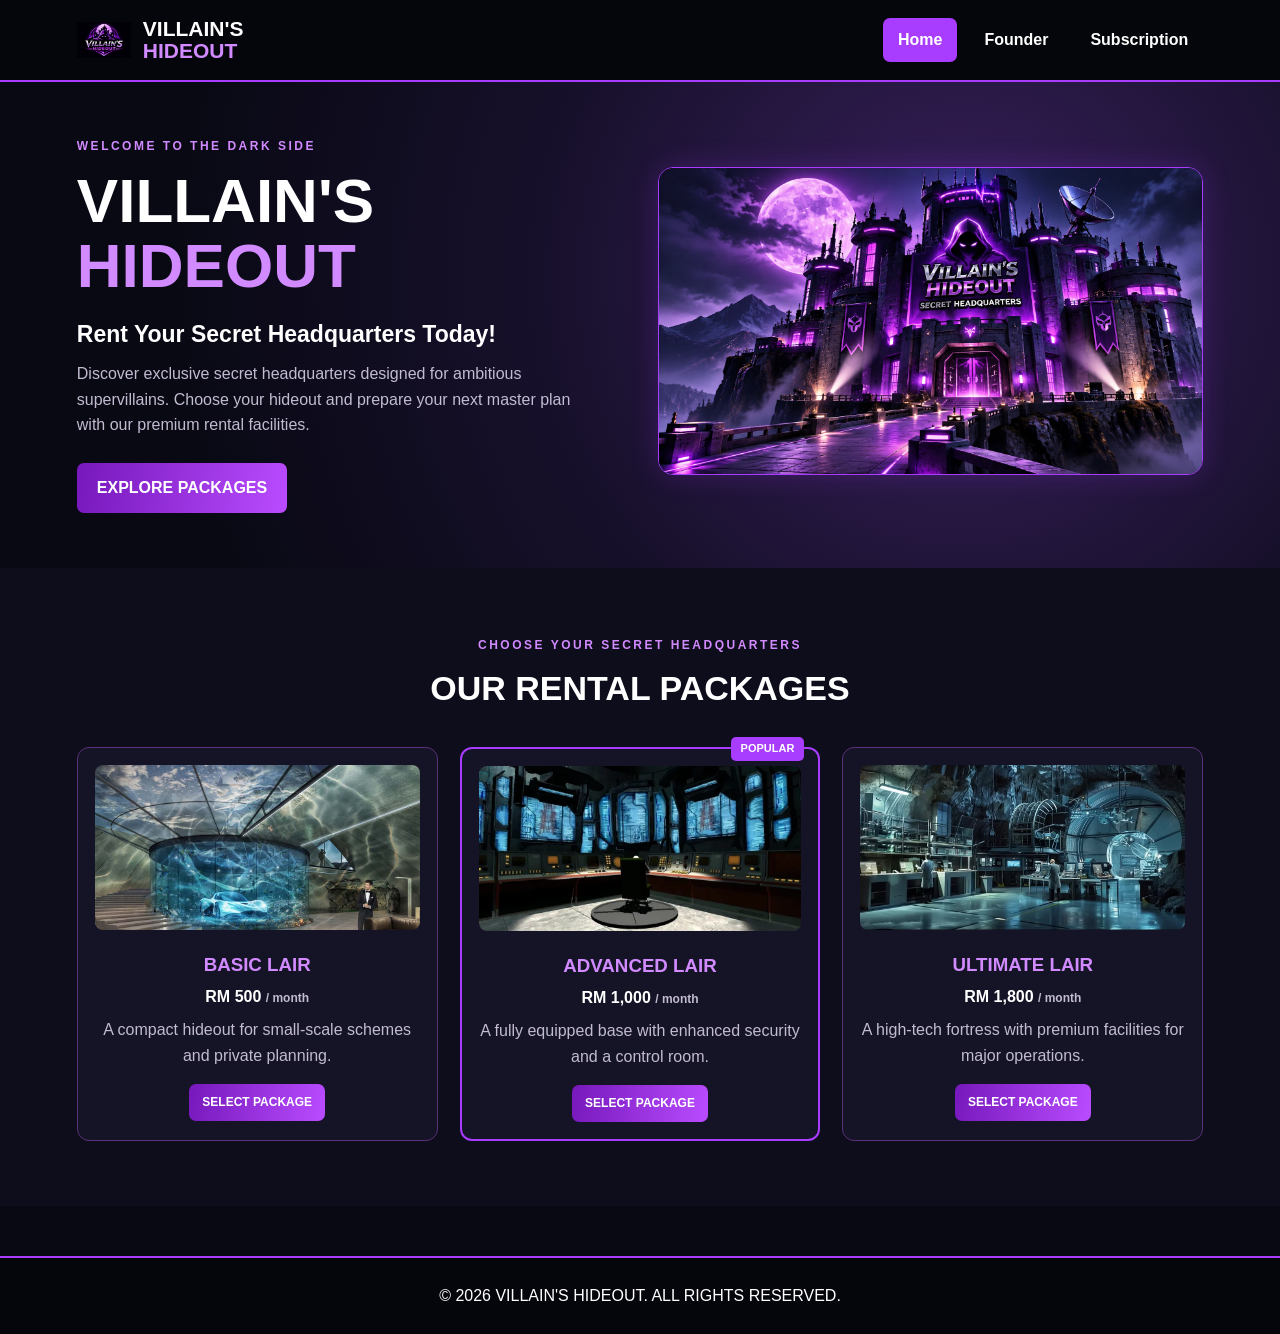
<file: index.html>
<!DOCTYPE html>
<html lang="en">

<head>
    <meta charset="UTF-8">
    <meta name="viewport" content="width=device-width, initial-scale=1.0">

    <title>Villain's Hideout</title>

    <link rel="stylesheet" href="css/style.css">

</head>

<body>
    
    <!-- HEADER -->
    <header class="site-header">

        <a href="index.html" class="logo">
            <img src="images/logo.png"
                 alt="Villain's Hideout Logo">
            <span>
                VILLAIN'S
                <strong>HIDEOUT</strong>
            </span>
        </a>

        <nav>
            <a href="index.html" class="active">Home</a>
            <a href="founder.html">Founder</a>
            <a href="kiosk.html">Subscription</a>
        </nav>

    </header>

    <main>
  
        <section class="hero">
            <div class="hero-content">
                <p class="eyebrow">
                    WELCOME TO THE DARK SIDE
                </p>

                <h1>
                    VILLAIN'S
                    <span>HIDEOUT</span>
                </h1>

                <h2>
                    Rent Your Secret Headquarters Today!
                </h2>

                <p>
                    Discover exclusive secret headquarters
                    designed for ambitious supervillains.

                    Choose your hideout and prepare your
                    next master plan with our premium
                    rental facilities.
                </p>

                <a href="kiosk.html" class="button">
                    EXPLORE PACKAGES 
                </a>

            </div>

            <div class="hero-art">
                <img src="images/logo2.png"
                     alt="Villain's Hideout Secret Headquarters">
            </div>

        </section>

        <section class="packages-section">

            <div class="section-heading">
                <p class="eyebrow">
                    CHOOSE YOUR SECRET HEADQUARTERS
                </p>

                <h2>OUR RENTAL PACKAGES</h2>
            </div>

            <div class="package-grid">

                <!-- BASIC LAIR -->
                <article class="package-card">
                    <img src="images/basic_lair.jpg"
                         alt="Basic Lair">
                    <h3>BASIC LAIR</h3>

                    <p class="price">
                        RM 500
                        <small>/ month</small>
                    </p>

                    <p>
                        A compact hideout for small-scale
                        schemes and private planning.
                    </p>

                    <a href="kiosk.html?package=basic"
                       class="outline-button">

                        SELECT PACKAGE

                    </a>

                </article>


                <!-- ADVANCED LAIR -->
                <article class="package-card featured">

                    <span class="popular-label">
                        POPULAR
                    </span>

                    <img src="images/advanced_lair.jpg"
                         alt="Advanced Lair">

                    <h3>ADVANCED LAIR</h3>

                    <p class="price">
                        RM 1,000
                        <small>/ month</small>
                    </p>

                    <p>
                        A fully equipped base with enhanced
                        security and a control room.
                    </p>

                    <a href="kiosk.html?package=advanced"
                       class="outline-button">

                        SELECT PACKAGE

                    </a>

                </article>


                <!-- ULTIMATE LAIR -->
                <article class="package-card">

                    <img src="images/ultimate_lair.jpg"
                         alt="Ultimate Lair">

                    <h3>ULTIMATE LAIR</h3>

                    <p class="price">
                        RM 1,800
                        <small>/ month</small>
                    </p>

                    <p>
                        A high-tech fortress with premium
                        facilities for major operations.
                    </p>

                    <a href="kiosk.html?package=ultimate"
                       class="outline-button">

                        SELECT PACKAGE

                    </a>

                </article>


            </div>

        </section>

    </main>


    <!-- FOOTER -->
    <footer class="site-footer">

        <p>
            &copy; 2026 VILLAIN'S HIDEOUT.
            ALL RIGHTS RESERVED.
        </p>

    </footer>

</body>
</html>
</file>
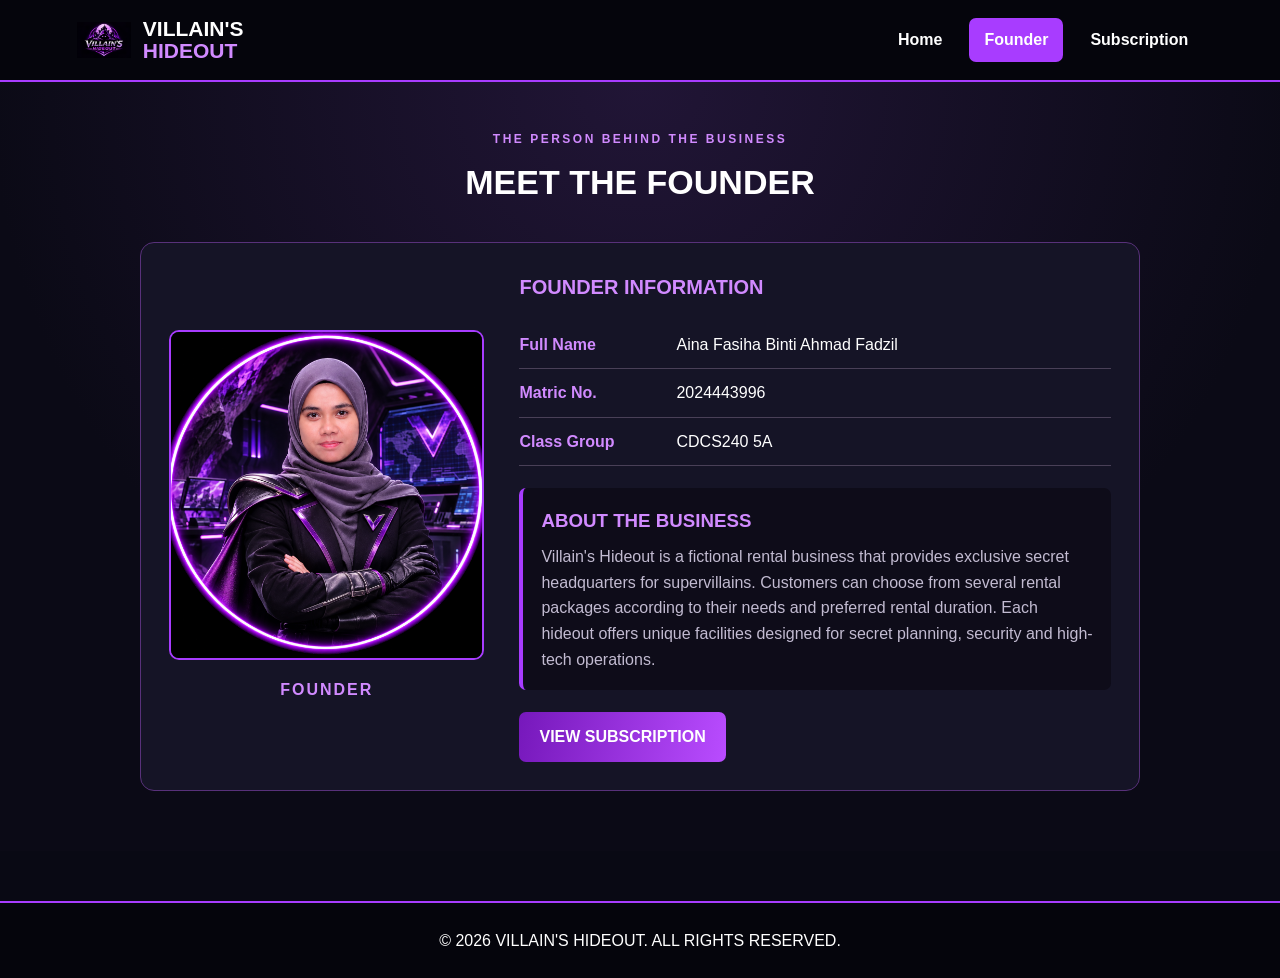
<file: founder.html>
<!DOCTYPE html>
<html lang="en">

<head>
    <meta charset="UTF-8">
    <meta name="viewport" content="width=device-width, initial-scale=1.0">

    <title>Villain's Hideout | Founder</title>

    <!-- External CSS -->
    <link rel="stylesheet" href="css/style.css">

</head>

<body>

    <!-- HEADER -->
    <header class="site-header">

        <!-- Business Logo -->
        <a href="index.html" class="logo">

            <img src="images/logo.png"
                 alt="Villain's Hideout Logo">

            <span>
                VILLAIN'S <strong>HIDEOUT</strong>
            </span>

        </a>


        <!-- Navigation Menu -->
        <nav>

            <a href="index.html">Home</a>

            <a href="founder.html" class="active">Founder</a>

            <a href="kiosk.html">Subscription</a>

        </nav>

    </header>


    <!-- MAIN CONTENT -->
    <main class="inner-page">

        <!-- Page Heading -->
        <div class="section-heading">

            <p class="eyebrow">
                THE PERSON BEHIND THE BUSINESS
            </p>

            <h1>MEET THE FOUNDER</h1>

        </div>


        <!-- FOUNDER SECTION -->
        <section class="founder-panel">


            <!-- Founder Profile -->
            <div class="founder-photo">

                <img src="images/founder.png"
                     alt="Founder Profile Picture">

                <p>FOUNDER</p>

            </div>


            <!-- Founder Information -->
            <div class="founder-information">

                <h2>FOUNDER INFORMATION</h2>


                <!-- Name -->
                <div class="info-row">

                    <strong>Full Name</strong>

                    <span>
                        Aina Fasiha Binti Ahmad Fadzil
                    </span>

                </div>


                <!-- Matric Number -->
                <div class="info-row">

                    <strong>Matric No.</strong>

                    <span>
                        2024443996
                    </span>

                </div>


                <!-- Class Group -->
                <div class="info-row">

                    <strong>Class Group</strong>

                    <span>
                        CDCS240 5A
                    </span>

                </div>


                <!-- About Business -->
                <div class="about-panel">

                    <h3>ABOUT THE BUSINESS</h3>

                    <p>
                        Villain's Hideout is a fictional rental
                        business that provides exclusive secret
                        headquarters for supervillains.

                        Customers can choose from several rental
                        packages according to their needs and
                        preferred rental duration.

                        Each hideout offers unique facilities
                        designed for secret planning, security
                        and high-tech operations.
                    </p>

                </div>


                <!-- Subscription Button -->
                <a href="kiosk.html" class="button">

                    VIEW SUBSCRIPTION 

                </a>

            </div>

        </section>

    </main>


    <!-- FOOTER -->
    <footer class="site-footer">

        <p>
            &copy; 2026 VILLAIN'S HIDEOUT.
            ALL RIGHTS RESERVED.
        </p>

    </footer>

</body>
</html>
</file>
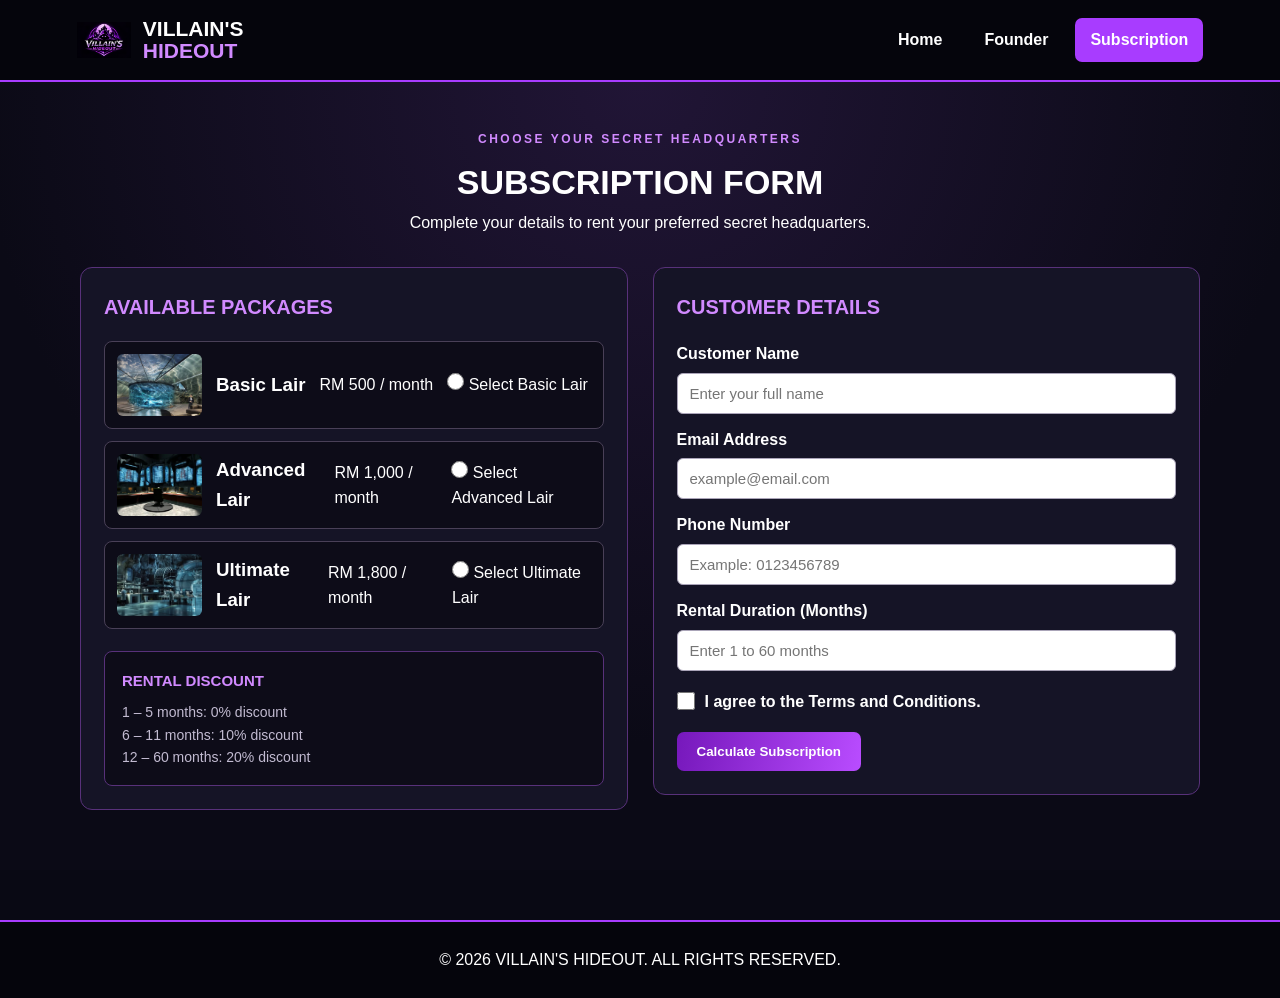
<file: kiosk.html>
<!DOCTYPE html>
<html lang="en">
<head>
    <meta charset="UTF-8">
    <meta name="viewport" content="width=device-width, initial-scale=1.0">
    <title>Villain's Hideout | Subscription</title>

    <link rel="stylesheet" href="css/style.css">
    <script src="js/script.js" defer></script>
</head>

<body>

    <!-- Header -->
    <header class="site-header">

        <a href="index.html" class="logo">
            <img src="images/logo.png" alt="Villain's Hideout Logo">
           <span>
                VILLAIN'S <strong>HIDEOUT</strong>
            </span>

        </a>

        <nav>
            <a href="index.html">Home</a>
            <a href="founder.html">Founder</a>
            <a href="kiosk.html" class="active">Subscription</a>
        </nav>

    </header>

    <!-- Main Content -->
    <main class="inner-page">

        <section class="section-heading">
            <p class="eyebrow">CHOOSE YOUR SECRET HEADQUARTERS</p>
            <h1>SUBSCRIPTION FORM</h1>
            <p>Complete your details to rent your preferred secret headquarters.</p>
        </section>

        <div class="subscription-layout">

            <!-- Package Selection -->
            <section class="package-selection">

                <h2>AVAILABLE PACKAGES</h2>

                <div class="selection-card">
                    <img src="images/basic_lair.jpg" alt="Basic Lair">
                    <h3>Basic Lair</h3>
                    <p>RM 500 / month</p>

                    <label>
                        <input type="radio" name="packageChoice" value="basic">
                        Select Basic Lair
                    </label>
                </div>

                <div class="selection-card">
                    <img src="images/advanced_lair.jpg" alt="Advanced Lair">
                    <h3>Advanced Lair</h3>
                    <p>RM 1,000 / month</p>

                    <label>
                        <input type="radio" name="packageChoice" value="advanced">
                        Select Advanced Lair
                    </label>
                </div>

                <div class="selection-card">
                    <img src="images/ultimate_lair.jpg" alt="Ultimate Lair">
                    <h3>Ultimate Lair</h3>
                    <p>RM 1,800 / month</p>

                    <label>
                        <input type="radio" name="packageChoice" value="ultimate">
                        Select Ultimate Lair
                    </label>
                </div>

<small id="packageError" class="error-message"></small>

                <!-- Discount Information -->
                <div class="discount-panel">
                    <h3>RENTAL DISCOUNT</h3>
                    <p>1 – 5 months: 0% discount</p>
                    <p>6 – 11 months: 10% discount</p>
                    <p>12 – 60 months: 20% discount</p>
                </div>

            </section>

            <!-- Customer Form -->
            <section class="form-panel">

                <h2>CUSTOMER DETAILS</h2>

                <form id="subscriptionForm" novalidate>

                 <div class="form-group">
    <label for="name">Customer Name</label>

    <input type="text"
           id="name"
           name="name"
           placeholder="Enter your full name">

    <small id="nameError" class="error-message"></small>
</div>

                  <div class="form-group">
    <label for="email">Email Address</label>

    <input type="email"
           id="email"
           name="email"
           placeholder="example@email.com">

    <small id="emailError" class="error-message"></small>
</div>
<div class="form-group">
    <label for="phone">Phone Number</label>

    <input type="tel"
           id="phone"
           name="phone"
           placeholder="Example: 0123456789">

    <small id="phoneError" class="error-message"></small>
</div>

                    <div class="form-group">
    <label for="months">Rental Duration (Months)</label>

    <input type="number"
           id="months"
           name="months"
           min="1"
           max="60"
           step="1"
           placeholder="Enter 1 to 60 months">

    <small id="monthsError" class="error-message"></small>
</div>
                   <div class="form-group">
                        <label for="terms" class="terms-label">
                            <input type="checkbox" id="terms" name="terms">
                            <span>I agree to the Terms and Conditions.</span>
                        </label>
                    </div>

                    <small id="termsError" class="error-message"></small>

                    <button type="submit" class="button">
                        Calculate Subscription
                    </button>

                </form>

            </section>

        </div>

    </main>

      <footer class="site-footer">

        <p>
            &copy; 2026 VILLAIN'S HIDEOUT.
            ALL RIGHTS RESERVED.
        </p>

    </footer>
</body>
</html>
</file>
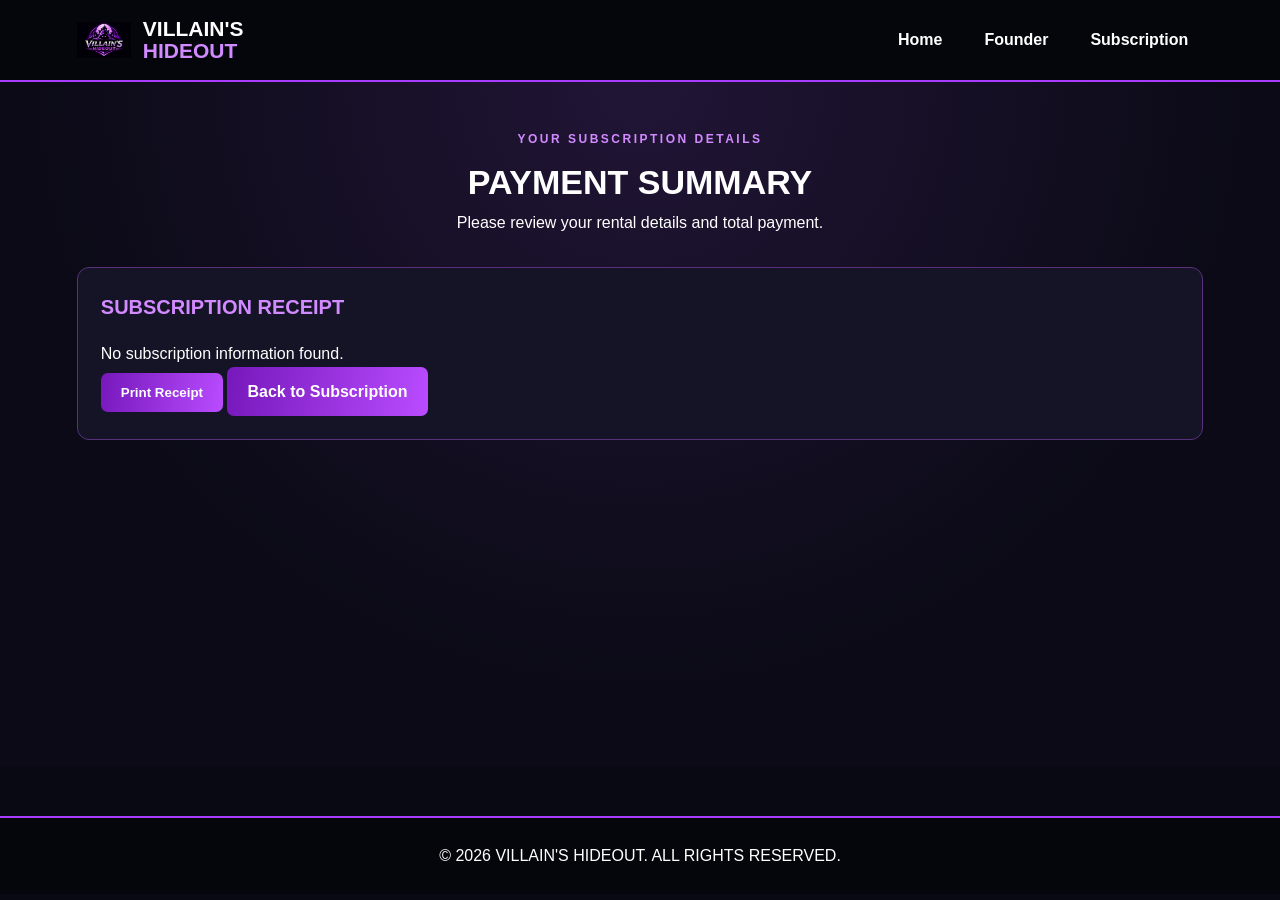
<file: receipt.html>
<!DOCTYPE html>
<html lang="en">
<head>
    <meta charset="UTF-8">
    <meta name="viewport" content="width=device-width, initial-scale=1.0">

    <title>Villain's Hideout | Payment Summary</title>

    <link rel="stylesheet" href="css/style.css">
    <script src="js/script.js" defer></script>
</head>

<body>

    <!-- Header -->
    <header class="site-header">

        <a href="index.html" class="logo">
            <img src="images/logo.png" alt="Villain's Hideout Logo">
            <span>
                VILLAIN'S <strong>HIDEOUT</strong>
            </span>

        </a>

        <nav>
            <a href="index.html">Home</a>
            <a href="founder.html">Founder</a>
            <a href="kiosk.html">Subscription</a>
        </nav>

    </header>

    <!-- Receipt -->
    <main class="inner-page">

        <section class="section-heading">
            <p class="eyebrow">YOUR SUBSCRIPTION DETAILS</p>
            <h1>PAYMENT SUMMARY</h1>
            <p>Please review your rental details and total payment.</p>
        </section>

        <section class="form-panel" id="receiptDetails">

            <h2>SUBSCRIPTION RECEIPT</h2>

            <div id="receiptContent"></div>

            <div class="result">
                <h2>TOTAL AMOUNT TO PAY</h2>
                <h1 id="finalPrice">RM 0.00</h1>
                <p>Please proceed with the payment.</p>
            </div>

            <button class="button"
                    onclick="window.print()">
                Print Receipt
            </button>

            <a href="kiosk.html" class="button">
                Back to Subscription
            </a>

        </section>

    </main>

      <footer class="site-footer">

        <p>
            &copy; 2026 VILLAIN'S HIDEOUT.
            ALL RIGHTS RESERVED.
        </p>

    </footer>
</body>
</html>
</file>
<file: css/style.css>
* {
    margin: 0;
    padding: 0;
    box-sizing: border-box;
}

body {
    font-family: Arial, Helvetica, sans-serif;
    background: #090914;
    color: #ffffff;
    line-height: 1.6;
}

a {
    text-decoration: none;
    color: inherit;
}

/*HEADER AND LOGO*/

.site-header {
    min-height: 82px;
    padding: 12px 6%;
    display: flex;
    justify-content: space-between;
    align-items: center;
    gap: 20px;
    background: #05050c;
    border-bottom: 2px solid #a83cff;
}

.logo {
    display: flex;
    align-items: center;
    gap: 12px;
    font-size: 21px;
    font-weight: 900;
    line-height: 1.05;
}

.logo img {
    width: 54px;
    height: 54px;
    object-fit: contain;
}

.logo strong {
    display: block;
    color: #d18aff;
}

/* NAVIGATION */

nav {
    display: flex;
    align-items: center;
    gap: 12px;
}

nav a {
    padding: 9px 15px;
    border-radius: 7px;
    font-weight: bold;
    transition: 0.3s;
}

nav a:hover,
nav a.active {
    background: #a83cff;
    color: #ffffff;
}

/* HOME PAGE - HERO SECTION */

.hero {
    min-height: 470px;
    padding: 55px 6%;

    display: grid;
    grid-template-columns: 1fr 1fr;
    align-items: center;
    gap: 35px;

    background:
        radial-gradient(
            circle at 75% 40%,
            #39205d 0,
            #17102b 42%,
            #090914 78%
        );
}

.eyebrow {
    color: #d18aff;
    font-size: 12px;
    font-weight: 800;
    letter-spacing: 2.5px;
}

.hero h1 {
    margin: 12px 0;
    font-size: 62px;
    line-height: 1.05;
    font-weight: 900;
}

.hero h1 span {
    display: block;
    color: #d18aff;
}

.hero h2 {
    margin: 18px 0 8px;
    font-size: 23px;
}

.hero-content > p:not(.eyebrow) {
    max-width: 520px;
    color: #c2bbd1;
    margin-bottom: 25px;
}

.hero-art img {
    width: 100%;
    max-height: 360px;
    object-fit: cover;

    border: 1px solid #a83cff;
    border-radius: 15px;

    box-shadow: 0 0 28px #a83cff35;
}


/* BUTTON DESIGN */

.button,
.outline-button {
    display: inline-block;

    border: none;
    border-radius: 7px;

    padding: 12px 20px;

    background: linear-gradient(
        100deg,
        #7618bb,
        #b94cff
    );

    color: white;
    font-weight: 800;
    cursor: pointer;

    transition: 0.3s;
}

.button:hover,
.outline-button:hover {
    filter: brightness(1.2);
    transform: translateY(-2px);
}


/* RENTAL PACKAGES SECTION */

.packages-section {
    padding: 48px 6% 65px;
    background: #0e0d1b;
}

.section-heading {
    text-align: center;
    margin: 20px 0 32px;
}

.section-heading h1,
.section-heading h2 {
    font-size: 34px;
    margin-top: 6px;
}


/* PACKAGE GRID */

.package-grid {
    display: grid;
    grid-template-columns: repeat(3, 1fr);
    gap: 22px;
}


/* PACKAGE CARD */

.package-card {
    position: relative;

    padding: 17px;
    text-align: center;

    background: #151426;

    border: 1px solid #58317a;
    border-radius: 12px;

    transition: 0.3s;
}

.package-card:hover {
    transform: translateY(-5px);

    border-color: #d18aff;

    box-shadow: 0 8px 25px #0005;
}

.package-card img {
    width: 100%;
    height: 165px;
    object-fit: cover;
    border-radius: 8px;
}

.package-card h3 {
    margin-top: 12px;
    color: #d18aff;
}

.package-card .price {
    margin: 4px 0 8px;
    font-weight: 800;
}

.package-card small {
    color: #c2bbd1;
    font-size: 12px;
}

.package-card > p:not(.price) {
    min-height: 52px;
    color: #c2bbd1;
    margin-bottom: 15px;
}

.featured {
    border: 2px solid #a83cff;
}

/* POPULAR LABEL */

.popular-label {
    position: absolute;
    top: -12px;
    right: 14px;

    padding: 3px 10px;

    background: #a83cff;
    border-radius: 5px;

    font-size: 11px;
    font-weight: 800;
}

.outline-button {
    padding: 9px 13px;
    font-size: 12px;
}

/* FOUNDER AND SUBSCRIPTION PAGES */

.inner-page {
    min-height: 76vh;
    padding: 28px 6% 60px;

    background:
        radial-gradient(
            circle at top,
            #211536,
            #0b0a16 65%
        );
}

/* FOUNDER PANEL */

.founder-panel {
    max-width: 1000px;
    margin: auto;
    padding: 28px;

    display: grid;
    grid-template-columns: minmax(220px, 0.8fr) 1.5fr;
    gap: 35px;
    align-items: center;

    background: #151426;
    border: 1px solid #58317a;
    border-radius: 14px;
}


/* FOUNDER IMAGE */

.founder-photo img {
    width: 100%;
    height: 330px;
    object-fit: cover;

    border: 2px solid #a83cff;
    border-radius: 10px;
}

.founder-photo p {
    text-align: center;
    margin-top: 10px;

    color: #d18aff;
    font-weight: 800;
    letter-spacing: 2px;
}


/* FOUNDER INFORMATION */

.founder-information h2,
.package-selection h2,
.form-panel h2 {
    color: #d18aff;
    margin-bottom: 18px;
    font-size: 20px;
}

.info-row {
    display: grid;
    grid-template-columns: 145px 1fr;
    gap: 12px;

    padding: 11px 0;

    border-bottom: 1px solid #494057;
}

.info-row strong {
    color: #d18aff;
}


/* ABOUT BUSINESS */

.about-panel {
    margin: 22px 0;
    padding: 18px;

    background: #0e0c19;

    border-left: 4px solid #a83cff;
    border-radius: 7px;
}

.about-panel h3 {
    color: #d18aff;
    margin-bottom: 8px;
}

.about-panel p {
    color: #c2bbd1;
}


/* SUBSCRIPTION PAGE */

.subscription-layout {
    max-width: 1120px;
    margin: auto;

    display: grid;
    grid-template-columns: 1fr 1fr;
    gap: 25px;
    align-items: start;
}


/* PACKAGE SELECTION AND FORM */

.package-selection,
.form-panel {
    padding: 23px;

    background: #151426;

    border: 1px solid #58317a;
    border-radius: 12px;
}


/* PACKAGE SELECTION CARD */

.selection-card {
    display: flex;
    align-items: center;
    gap: 14px;

    padding: 12px;
    margin-bottom: 12px;

    background: #0d0c18;

    border: 1px solid #494057;
    border-radius: 8px;

    cursor: pointer;
}

.selection-card:has(input:checked) {
    border-color: #d18aff;
    background: #211431;
}

.selection-card input {
    accent-color: #a83cff;
    width: 17px;
    height: 17px;
}

.selection-card img {
    width: 85px;
    height: 62px;
    object-fit: cover;
    border-radius: 6px;
}

.selection-card span {
    display: flex;
    flex-direction: column;
}

.selection-card small {
    color: #d18aff;
    font-weight: 700;
}


/* DISCOUNT INFORMATION */

.discount-panel {
    margin-top: 22px;
    padding: 17px;

    background: #0d0c18;

    border: 1px solid #58317a;
    border-radius: 8px;
}

.discount-panel h3 {
    color: #d18aff;
    margin-bottom: 8px;
    font-size: 15px;
}

.discount-panel p {
    color: #c2bbd1;
    font-size: 14px;
}

.discount-panel strong {
    color: white;
}


/* SUBSCRIPTION FORM */

.form-panel label {
    display: block;
    margin: 13px 0 6px;
    font-weight: 700;
}

.form-panel label span {
    color: #ff6b8a;
}

.form-panel input,
.form-panel select {
    width: 100%;
    padding: 11px 12px;

    border: 1px solid #aaa4b8;
    border-radius: 6px;

    background: #ffffff;
    color: #171321;

    font-size: 15px;
}

.form-panel input:focus,
.form-panel select:focus {
    outline: 2px solid #d18aff;
}

.submit-button {
    width: 100%;
    margin-top: 22px;
}
/* TERMS AND CONDITIONS */

.form-panel .terms-label {
    display: flex;
    align-items: center;
    gap: 10px;
    margin: 18px 0;
    font-weight: 700;
    cursor: pointer;
}

.form-panel .terms-label input[type="checkbox"] {
    width: 18px;
    height: 18px;
    margin: 0;
    flex-shrink: 0;
    accent-color: #a83cff;
    cursor: pointer;
}

.form-panel .terms-label span {
    color: #ffffff;
}

/* JAVASCRIPT RESULT */

.result {
    display: none;

    margin-top: 22px;
    padding: 18px;

    background: #0d0c18;

    border: 1px solid #a83cff;
    border-radius: 8px;

    overflow-wrap: anywhere;
}

.result h2,
.result h3 {
    color: #d18aff;
    margin-bottom: 10px;
}

.result p {
    margin: 7px 0;
}

.result hr {
    border: 0;
    border-top: 1px solid #58317a;
    margin: 13px 0;
}

/* FOOTER */
/* Footer */
.site-footer {
    width: 100%;
    background: #05050C;
    border-top: 2px solid #A83CFF;
    padding: 25px 20px;
    text-align: center;
    margin-top: 50px;
}

.site-footer p {
    color: #FFFFFF;
    font-size: 16px;
    text-align: center;
    margin: 0;
    line-height: 1.6;
}


/* RESPONSIVE DESIGN */

@media (max-width: 850px) {

    .hero {
        grid-template-columns: 1fr;
        text-align: center;
    }

    .hero-content > p:not(.eyebrow) {
        margin-left: auto;
        margin-right: auto;
    }

    .package-grid {
        grid-template-columns: repeat(2, 1fr);
    }

    .subscription-layout {
        grid-template-columns: 1fr;
    }

}


@media (max-width: 600px) {

    .site-header {
        flex-direction: column;
    }

    nav {
        flex-wrap: wrap;
        justify-content: center;
        gap: 4px;
    }

    nav a {
        padding: 8px 10px;
        font-size: 13px;
    }

    .package-grid {
        grid-template-columns: 1fr;
    }

    .founder-panel {
        grid-template-columns: 1fr;
        padding: 18px;
    }

    .founder-photo {
        max-width: 300px;
        margin: auto;
    }

    .info-row {
        grid-template-columns: 1fr;
        gap: 2px;
    }

    .selection-card img {
        width: 70px;
    }

    .site-footer {
        flex-direction: column;
        text-align: center;
    }

    .site-footer div {
        flex-wrap: wrap;
        justify-content: center;
    }

}

/* FORM VALIDATION ERROR MESSAGES */

.error-message {
    display: block;
    color: #ff4d6d;
    font-size: 13px;
    font-weight: bold;
    margin-top: 5px;
    min-height: 0;
}

.form-panel input.input-error {
    border: 2px solid #ff4d6d;
}

.form-panel input.input-error:focus {
    outline: 1px solid #ff4d6d;
}
</file>
